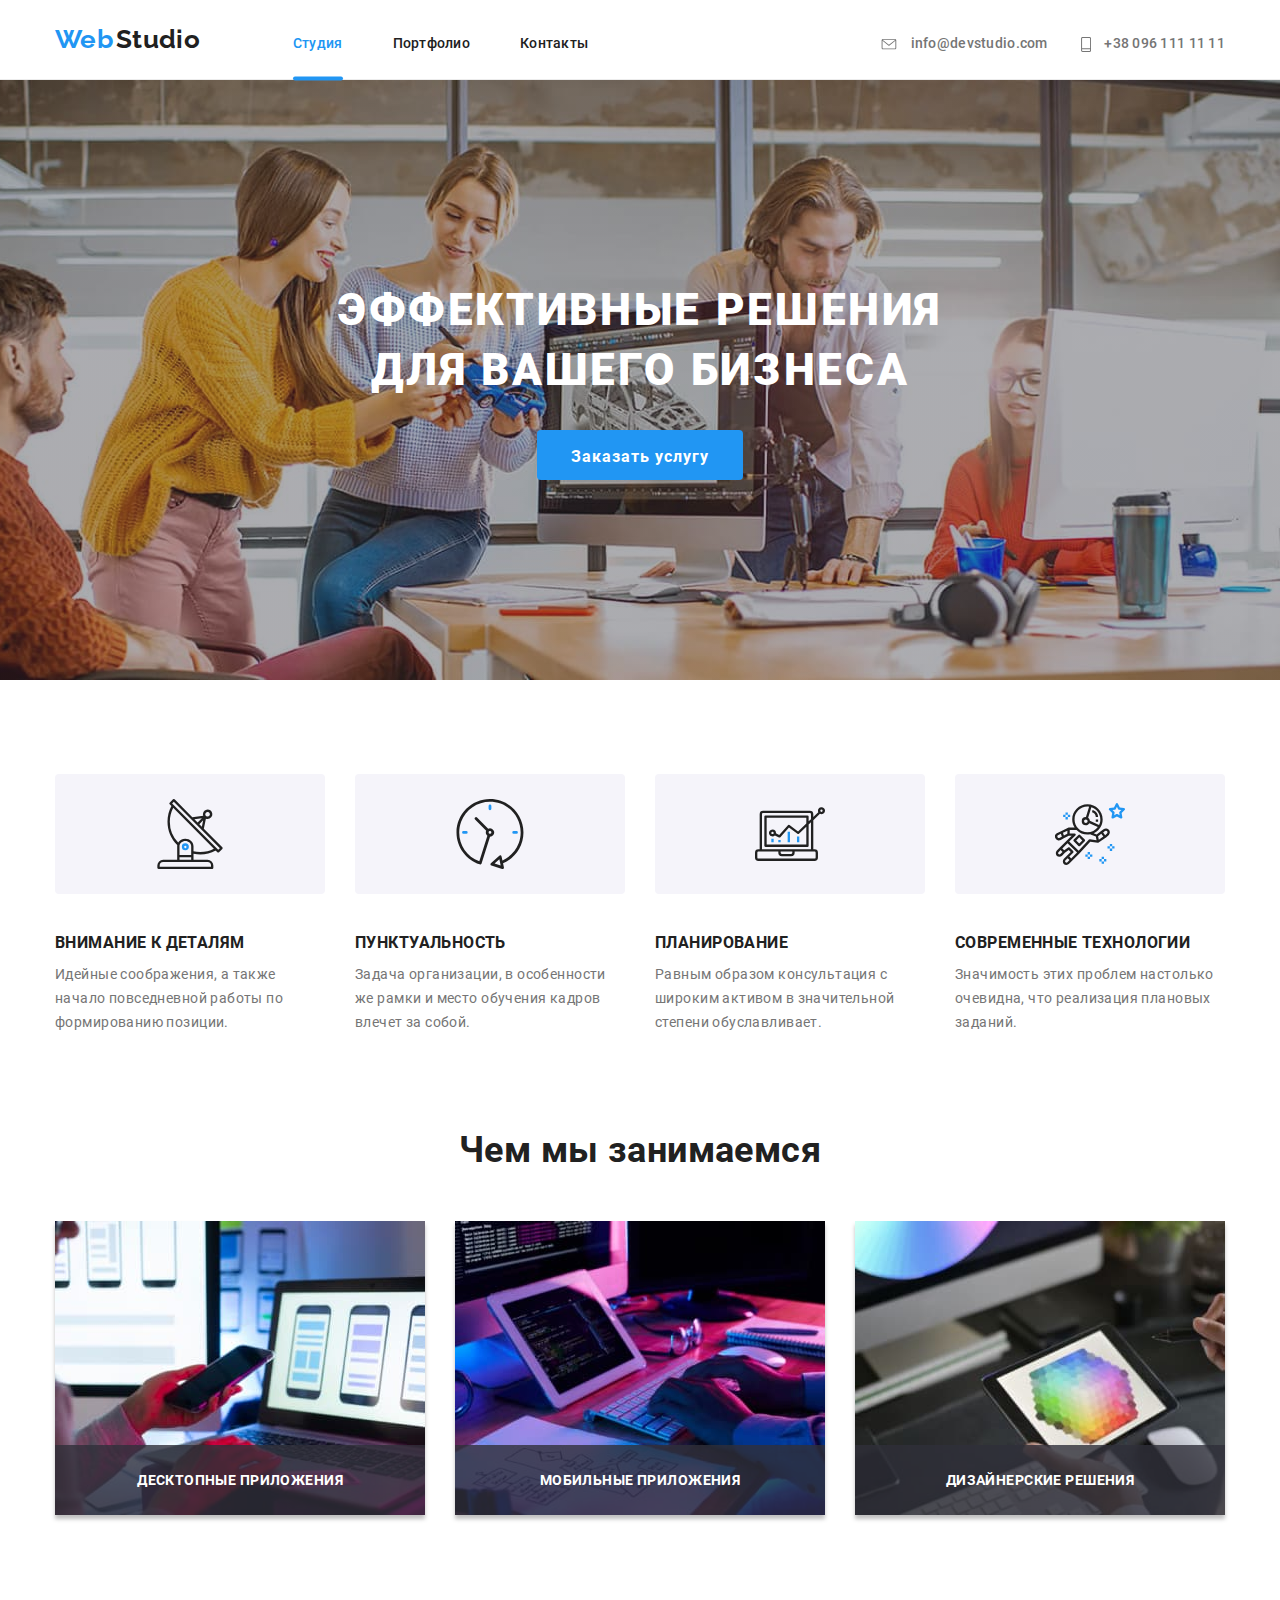
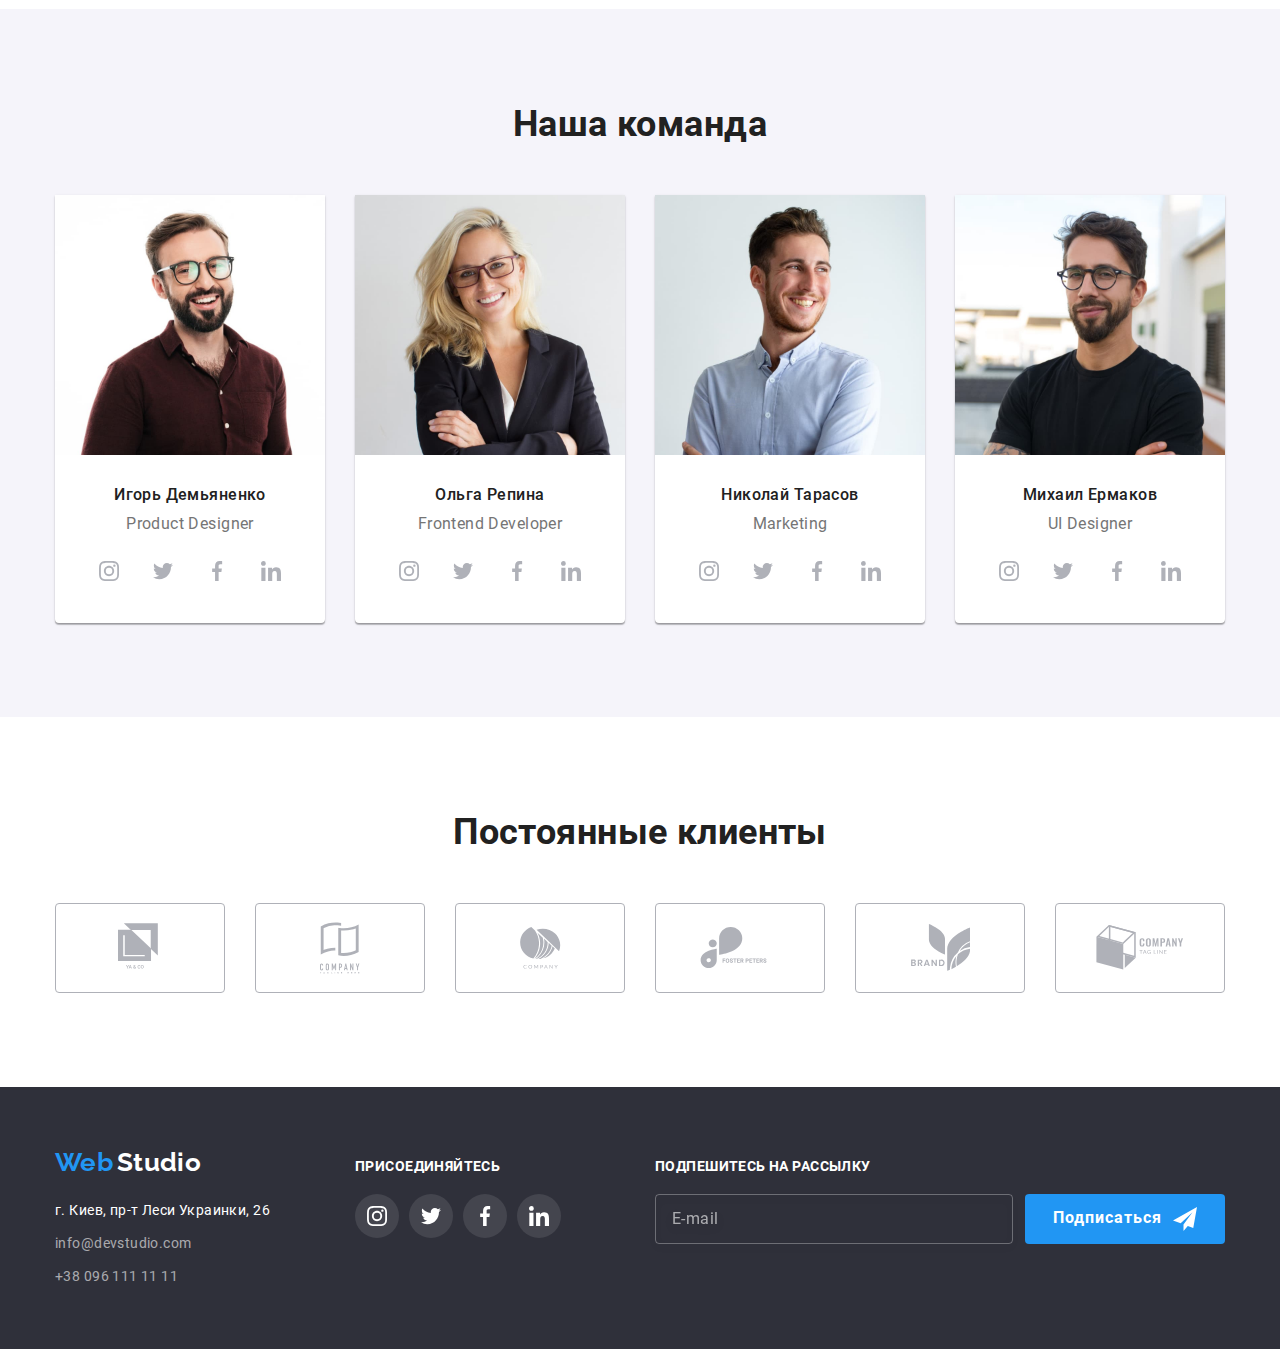
<file: index.html>
<!DOCTYPE html>
<html lang="ru">
<head>
    <meta charset="UTF-8">
    <meta name="viewport" content="width=device-width, initial-scale=1.0">
    <meta http-equiv="X-UA-Compatible" content="IE=edge" />
    <!--<link href="https://fonts.googleapis.com/css2?family=Raleway:wght@700&family=Roboto:wght@400;500;700;900&display=swap" rel="stylesheet">-->
    <link rel="stylesheet" href="https://cdnjs.cloudflare.com/ajax/libs/modern-normalize/0.7.0/modern-normalize.css" integrity="sha512-DtT776ctgL7xOCv2WAw4PGwSn0e34Y9Y4gxsN6WbW3j6/laeMhGgJ06fcvlkQZ4xa9gufTUBC4e694luxFGJbw==" crossorigin="anonymous" />
    <link rel="stylesheet" href="./css/main.min.css" />
    <title>Web Studio</title>
</head>
<body>
    <header class="page-header">
        <div class="container header-box flexbox">
            <nav class="navigation">
                <a lang="en" href="./" class="menu-link logo">
                        <span class="logo-web">Web</span>
                        <span class="logo-studio">Studio</span>
                </a>
                    <ul class="list menu-list">
                        <li class="menu-item"><a href="./index.html" class="menu-link current">Студия</a></li>
                        <li class="menu-item"><a href="./portfolio.html" class="menu-link">Портфолио</a></li>
                        <li class="menu-item"><a href="#"  class="menu-link">Контакты</a></li>
                    </ul>
            </nav>
            <div class="contacts">
                <a href="mailto:info@devstudio.com" class="mail-link">
                    <svg class="contacts-icon" width="16px" height="11px">
                        <use href="./images/icons/sprite.svg#icon-mail"></use>
                    </svg>
                    <span>info@devstudio.com</span>
                </a>                       
                <a href="tel:380961111111" class="phone-link">
                    <svg class="contacts-icon" width="10px" height="15px">
                        <use href="./images/icons/sprite.svg#icon-phone"></use>
                    </svg>
                    <span>+38 096 111 11 11</span>
                </a>
            </div>
        </div> 
    </header>
    
    <main>
        <section class="hero">
        <div class="container">
            <h1 class="page-title">Эффективные решения для вашего бизнеса</h1>
            <div>
                <button class="btn" data-modal-open>Заказать услугу</button>
            </div>
        </div>
        </section>
                
        <section class="features">
            <div class="container">
            <h2 hidden class="section-title">Особенности</h2>
            <ul class="list features-link">
                <li class="features-item">
                    <div class="features-bg">
                        <svg class="features-icon" width="70px" height="70px">
                            <use href="./images/icons/sprite.svg#icon-antenna"></use>
                        </svg>
                    </div>
                    <h3 class="features-title">Внимание к деталям</h3>
                    <p class="features-description">Идейные соображения, а также начало повседневной работы по формированию позиции.</p>                    
                </li>
                <li class="features-item">
                    <div class="features-bg">
                        <svg class="features-icon" width="70px" height="70px">
                            <use href="./images/icons/sprite.svg#icon-clock"></use>
                        </svg>
                    </div>
                    <h3 class="features-title">Пунктуальность</h3>
                    <p class="features-description">Задача организации, в особенности же рамки и место обучения кадров влечет за собой.</p>
                </li>
                <li class="features-item">
                    <div class="features-bg">
                        <svg class="features-icon" width="70px" height="70px">
                            <use href="./images/icons/sprite.svg#icon-diagram"></use>
                        </svg>
                    </div>
                    <h3 class="features-title">Планирование</h3>
                    <p class="features-description">Равным образом консультация с широким активом в значительной степени обуславливает.</p>
                </li>
                <li class="features-item">
                    <div class="features-bg">
                        <svg class="features-icon" width="70px" height="70px">
                            <use href="./images/icons/sprite.svg#icon-astronaut"></use>
                        </svg>
                    </div>
                    <h3 class="features-title">Современные технологии</h3>
                    <p class="features-description">Значимость этих проблем настолько очевидна, что реализация плановых заданий.</p>
                </li>
            </ul>
            </div>
        </section>
        
        <section class="section work">
            <div class="container">
            <h2 class="section-title">Чем мы занимаемся</h2>
            <ul class="list work-link flexbox">
                <li class="work-item">
                    <img src="./images/dekstop.jpg" width="370" height="294" alt="Десктоп" class="work-img">
                    <p class="work-title">Десктопные приложения</p>
                </li>
                <li class="work-item">
                    <img src="./images/mobile.jpg" width="370" height="294" alt="Телефон" class="work-img">
                    <p class="work-title">Мобильные приложения</p>
                </li>
                <li class="work-item">
                    <img src="./images/design.jpg" width="370" height="294" alt="Дизайн" class="work-img">
                    <p class="work-title">Дизайнерские решения</p>
                </li>
            </ul>
            </div>
        </section>

        <section class="section our-team">
            <div class="container">
            <h2 class="section-title">Наша команда</h2>
            <ul class="list team-link flexbox">
                <li class="team-item">
                    <img class="team-img" src="./images/igor.jpg" width="270" height="260" alt="Николай Кучеренко">
                    <h3 class="team-title">Игорь Демьяненко</h3>
                    <p class="team-profession">Product Designer</p>
                    <ul class="list social-link flexbox">
                        <li class="social-item">
                            <a class="social" href="https://instagram.com" aria-label="Instagram" target="_blank" rel="noopener noreferrer">
                                <svg class="social-icon" width="20px" height="20px">
                                    <use href="./images/icons/sprite.svg#icon-instagram"></use>
                                </svg>
                            </a>
                        </li>
                        <li class="social-item">
                            <a class="social" href="https://twitter.com" aria-label="Twitter" target="_blank" rel="noopener noreferrer">
                                <svg class="social-icon" width="20px" height="20px">
                                    <use href="./images/icons/sprite.svg#icon-twitter"></use>
                                </svg>
                            </a>
                        </li>
                        <li class="social-item">
                            <a class="social" href="https://facebook.com" aria-label="Facebook" target="_blank" rel="noopener noreferrer">
                                <svg class="social-icon" width="20px" height="20px">
                                    <use href="./images/icons/sprite.svg#icon-facebook"></use>
                                </svg>
                            </a>
                        </li>
                        <li class="social-item">
                            <a class="social" href="https://linkedin.com" aria-label="Linkedin" target="_blank" rel="noopener noreferrer">
                                <svg class="social-icon" width="20px" height="20px">
                                    <use href="./images/icons/sprite.svg#icon-linkedin"></use>
                                  </svg>
                            </a>
                        </li>
                    </ul> 
                </li>
                <li class="team-item">
                    <img class="team-img" src="./images/olga.jpg" width="270" height="260" alt="Ольга Иванова">
                    <h3 class="team-title">Ольга Репина</h3>
                    <p class="team-profession">Frontend Developer</p>
                    <ul class="list social-link flexbox">
                        <li class="social-item">
                            <a class="social" href="https://instagram.com" aria-label="Instagram" target="_blank" rel="noopener noreferrer">
                                <svg class="social-icon" width="20px" height="20px">
                                    <use href="./images/icons/sprite.svg#icon-instagram"></use>
                                </svg>
                            </a>
                        </li>
                        <li class="social-item">
                            <a class="social" href="https://twitter.com" aria-label="Twitter" target="_blank" rel="noopener noreferrer">
                                <svg class="social-icon" width="20px" height="20px">
                                    <use href="./images/icons/sprite.svg#icon-twitter"></use>
                                </svg>
                            </a>
                        </li>
                        <li class="social-item">
                            <a class="social" href="https://facebook.com" aria-label="Facebook" target="_blank" rel="noopener noreferrer">
                                <svg class="social-icon" width="20px" height="20px">
                                    <use href="./images/icons/sprite.svg#icon-facebook"></use>
                                </svg>
                            </a>
                        </li>
                        <li class="social-item">
                            <a class="social" href="https://linkedin.com" aria-label="Linkedin" target="_blank" rel="noopener noreferrer">
                                <svg class="social-icon" width="20px" height="20px">
                                    <use href="./images/icons/sprite.svg#icon-linkedin"></use>
                                  </svg>
                            </a>
                        </li>
                    </ul>                                       
                </li>
                <li class="team-item">
                    <img class="team-img" src="./images/mykola.jpg" width="270" height="260" alt="Андрей Шевченко">
                    <h3 class="team-title">Николай Тарасов</h3>
                    <p class="team-profession">Marketing</p>
                    <ul class="list social-link flexbox">
                        <li class="social-item">
                            <a class="social" href="https://instagram.com" aria-label="Instagram" target="_blank" rel="noopener noreferrer">
                                <svg class="social-icon" width="20px" height="20px">
                                    <use href="./images/icons/sprite.svg#icon-instagram"></use>
                                </svg>
                            </a>
                        </li>
                        <li class="social-item">
                            <a class="social" href="https://twitter.com" aria-label="Twitter" target="_blank" rel="noopener noreferrer">
                                <svg class="social-icon" width="20px" height="20px">
                                    <use href="./images/icons/sprite.svg#icon-twitter"></use>
                                </svg>
                            </a>
                        </li>
                        <li class="social-item">
                            <a class="social" href="https://facebook.com" aria-label="Facebook" target="_blank" rel="noopener noreferrer">
                                <svg class="social-icon" width="20px" height="20px">
                                    <use href="./images/icons/sprite.svg#icon-facebook"></use>
                                </svg>
                            </a>
                        </li>
                        <li class="social-item">
                            <a class="social" href="https://linkedin.com" aria-label="Linkedin" target="_blank" rel="noopener noreferrer">
                                <svg class="social-icon" width="20px" height="20px">
                                    <use href="./images/icons/sprite.svg#icon-linkedin"></use>
                                  </svg>
                            </a>
                        </li>
                    </ul> 
                </li>
                <li class="team-item">
                    <img class="team-img" src="./images/myhailo.jpg" width="270" height="260" alt="Иван Николаев">
                    <h3 class="team-title">Михаил Ермаков</h3>
                    <p class="team-profession">UI Designer</p>
                    <ul class="list social-link flexbox">
                        <li class="social-item">
                            <a class="social" href="https://instagram.com" aria-label="Instagram" target="_blank" rel="noopener noreferrer">
                                <svg class="social-icon" width="20px" height="20px">
                                    <use href="./images/icons/sprite.svg#icon-instagram"></use>
                                </svg>
                            </a>
                        </li>
                        <li class="social-item">
                            <a class="social" href="https://twitter.com" aria-label="Twitter" target="_blank" rel="noopener noreferrer">
                                <svg class="social-icon" width="20px" height="20px">
                                    <use href="./images/icons/sprite.svg#icon-twitter"></use>
                                </svg>
                            </a>
                        </li>
                        <li class="social-item">
                            <a class="social" href="https://facebook.com" aria-label="Facebook" target="_blank" rel="noopener noreferrer">
                                <svg class="social-icon" width="20px" height="20px">
                                    <use href="./images/icons/sprite.svg#icon-facebook"></use>
                                </svg>
                            </a>
                        </li>
                        <li class="social-item">
                            <a class="social" href="https://linkedin.com" aria-label="Linkedin" target="_blank" rel="noopener noreferrer">
                                <svg class="social-icon" width="20px" height="20px">
                                    <use href="./images/icons/sprite.svg#icon-linkedin"></use>
                                  </svg>
                            </a>
                        </li>
                    </ul> 
                </li>
            </ul>
            </div>
        </section>

        <section class="section">
            <div class="container">
            <h2 class="section-title">Постоянные клиенты</h2>
            <ul class="list clients-link">
                <li class="clients-item">
                    <a class="clients" href="#">
                        <svg class="clients-icon" width="44" height="49">
                            <use href="./images/icons/sprite.svg#icon-logo1"></use>
                        </svg>
                    </a>
                </li>
                <li class="clients-item">
                    <a class="clients" href="#">
                        <svg class="clients-icon" width="40" height="52">
                            <use href="./images/icons/sprite.svg#icon-logo2"></use>
                        </svg>
                    </a>
                </li>
                <li class="clients-item">
                    <a class="clients" href="#">
                        <svg class="clients-icon" width="41" height="42">
                            <use href="./images/icons/sprite.svg#icon-logo3"></use>
                        </svg>
                    </a>
                </li>
                <li class="clients-item">
                    <a class="clients" href="#">
                        <svg class="clients-icon" width="80" height="42">
                            <use href="./images/icons/sprite.svg#icon-logo4"></use>
                        </svg>
                    </a>
                </li>
                <li class="clients-item">
                    <a class="clients" href="#">
                        <svg class="clients-icon" width="59" height="47">
                            <use href="./images/icons/sprite.svg#icon-logo5"></use>
                        </svg>
                    </a>
                </li>
                <li class="clients-item">
                    <a class="clients" href="#">
                        <svg class="clients-icon" width="88" height="45">
                            <use href="./images/icons/sprite.svg#icon-logo6"></use>
                        </svg>
                    </a>
                </li>
            </ul>
            </div>
        </section>

    </main>
    
    <footer>
        <section class="section footer">
            <div class="container footer-box flexbox">
                <div class="footer-box-item footer-flexbox">
                    <div class="footer-box-list">
                        <address class="address">
                            <ul class="list">
                                <li class="logo-footer">
                                    <span class="logo-web">Web</span>
                                    <span class="logo-white">Studio</span>
                                </li>
                                <li class="addr-footer">
                                    <span class="addr">г. Киев, пр-т Леси Украинки, 26</span>
                                </li>
                                <li class="addr-footer">
                                    <a href="mailto:info@devstudio.com" class="contacts-footer">info@devstudio.com</a>
                                </li>
                                <li class="addr-footer">
                                    <a href="tel:380961111111" class="contacts-footer">+38 096 111 11 11</a>
                                </li>
                                </ul>
                        </address>
                    </div>
                    <div class="footer-box-list">
                        <h2 class="footer-title">Присоединяйтесь</h2>
                        <ul class="list social-footer">
                            <li class="social-footer-link">
                                <a class="social-footer-item" href="https://instagram.com" aria-label="Instagram" target="_blank" rel="noopener noreferrer">
                                    <svg class="footer-icon" width="20px" height="20px">
                                        <use href="./images/icons/sprite.svg#icon-instagram"></use>
                                    </svg>
                                </a>
                            </li>
                            <li class="social-footer-link">
                                <a class="social-footer-item" href="https://twitter.com" aria-label="Twitter" target="_blank" rel="noopener noreferrer">
                                    <svg class="footer-icon" width="20px" height="20px">
                                        <use href="./images/icons/sprite.svg#icon-twitter"></use>
                                    </svg>
                                </a>
                            </li>
                            <li class="social-footer-link">
                                <a class="social-footer-item" href="https://facebook.com" aria-label="Facebook" target="_blank" rel="noopener noreferrer">
                                    <svg class="footer-icon" width="20px" height="20px">
                                        <use href="./images/icons/sprite.svg#icon-facebook"></use>
                                    </svg>
                                </a>
                            </li>
                            <li class="social-footer-link">
                                <a class="social-footer-item" href="https://linkedin.com" aria-label="Linkedin" target="_blank" rel="noopener noreferrer">
                                    <svg class="footer-icon" width="20px" height="20px">
                                        <use href="./images/icons/sprite.svg#icon-linkedin"></use>
                                    </svg>
                                </a>
                            </li>
                        </ul>
                    </div>
                </div>
                        
                <div class="footer-box-item">
                    <h2 class="footer-title">Подпешитесь на рассылку</h2>
                    <div class="footer-form-box">
                        <form class="footer-form">
                            <input class="subscription-field" id="subscription-mail" type="email" placeholder="E-mail">
                        </form>
                        <div class="btn-box">
                            <button class="btn-subscription" type="submit">
                                <span class="btn-text">Подписаться</span>
                            </button>
                            <svg class="icon-send" width="24"  height="24">
                                <use href="./images/icons/sprite.svg#icon-send"></use>
                            </svg>
                        </div>  
                    </div>
                </div>
            </div>
        </section>
    </footer>
    <div class="backdrop is-hidden" data-modal>
        <div class="modal">
            <button data-modal-close class="btn-close">
                <svg class="icon-close" width="11"  height="11">
                    <use href="./images/icons/sprite.svg#icon-close"></use>
                </svg>   
            </button>
            <div class="form-box">
                <h2 class="title-modal">Оставьте свои данные, мы вам перезвоним</h2>
                <form class="form" autocomplete="off">
                    <div class="form-field">
                        <label for="name" class="form-label">Имя</label>
                        <div class="form-input-box">
                            <input type="text" class="form-input" id="name" name="name">
                            <svg class="icon-form" width="18"  height="18">
                                <use href="./images/icons/sprite.svg#icon-name"></use>
                            </svg>
                        </div>
                    </div>
                    <div class="form-field">
                        <label for="phone" class="form-label">Телефон</label>
                            <div class="form-input-box">
                                <input type="tel" class="form-input" id="phone" name="phone">
                                <svg class="icon-form" width="18"  height="18">
                                    <use href="./images/icons/sprite.svg#icon-tel"></use>
                                </svg>
                            </div>
                    </div>
                    <div class="form-field">
                        <label for="mail" class="form-label">Почта</label>  
                            <div class="form-input-box">
                                <input type="email" class="form-input" id="mail" name="mail">
                                <svg class="icon-form" width="18"  height="18">
                                    <use href="./images/icons/sprite.svg#icon-email"></use>
                                </svg>
                            </div>
                    </div>
                    <div class="form-field">
                        <label for="comments" class="form-label">Комментарий</label>
                        <textarea name="comments" id="comments" cols="" rows="10" class="form-textarea" placeholder="Введите текст"></textarea>
                    </div>
                        <label class="contract-label">
                            <input type="checkbox" class="form-checkbox" name="contract">
                            <span class="icon-check"></span>
                            Соглашаюсь с рассылкой и принимаю
                            <a class="contract-accent" href="#">Условия договора</a>
                        </label>
                </form>
                <div class="btn-position">
                    <button class="btn-submit" type="submit">Отправить</button>
                </div>
            </div>
        </div>    
    </div>
    <script src="./js/modal.js"></script>
</body>
</html>
</file>
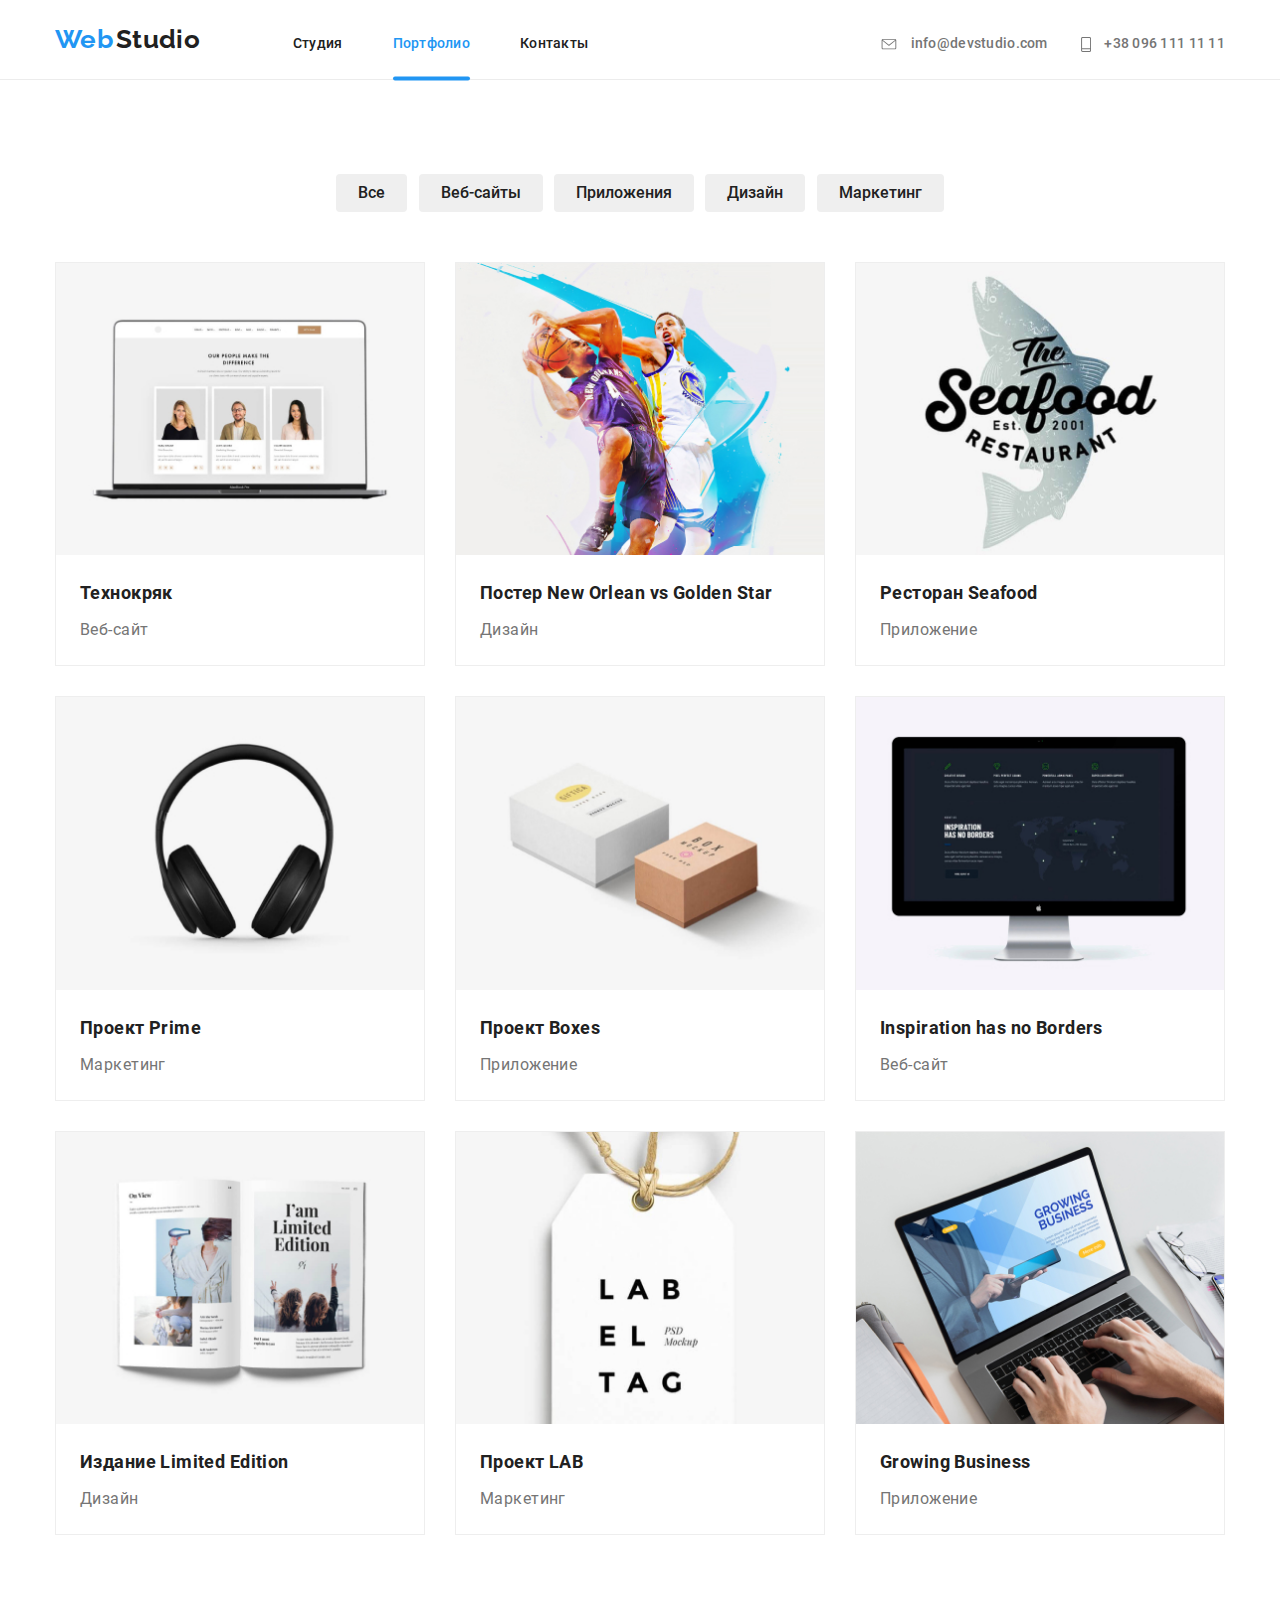
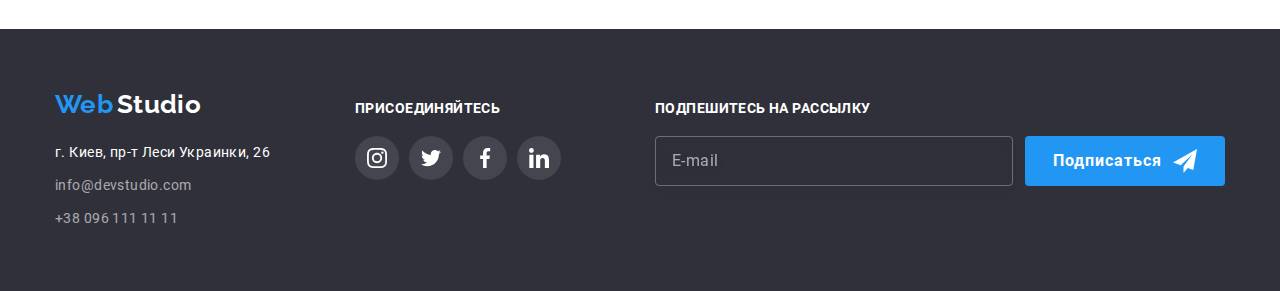
<file: portfolio.html>
<!DOCTYPE html>
<html lang="ru">
<head>
    <meta charset="UTF-8">
    <meta name="viewport" content="width=device-width, initial-scale=1.0">
    <meta http-equiv="X-UA-Compatible" content="IE=edge"/>
    <!--<link href="https://fonts.googleapis.com/css2?family=Raleway:wght@700&family=Roboto:wght@400;500;700;900&display=swap" rel="stylesheet">-->
    <link rel="stylesheet" href="https://cdnjs.cloudflare.com/ajax/libs/modern-normalize/0.7.0/modern-normalize.css" integrity="sha512-DtT776ctgL7xOCv2WAw4PGwSn0e34Y9Y4gxsN6WbW3j6/laeMhGgJ06fcvlkQZ4xa9gufTUBC4e694luxFGJbw==" crossorigin="anonymous" />
    <link rel="stylesheet" href="./css/portfolio.min.css" />
    <title>Портфолио</title>
</head>
<body>

    <header class="page-header">
        <div class="container header-box flexbox">
            <nav class="navigation">
                <a lang="en" href="./" class="menu-link">
                    <span class="logo-web">Web</span>
                    <span class="logo-studio">Studio</span>
                </a>
                    <ul class="list menu-list">
                        <li class="menu-item"><a href="./index.html" class="menu-link">Студия</a></li>
                        <li class="menu-item"><a href="./portfolio.html" class="menu-link current">Портфолио</a></li>
                        <li class="menu-item"><a href="#" class="menu-link">Контакты</a></li>
                    </ul>
            </nav>  
            <div class="contacts">
                <a href="mailto:info@devstudio.com" class="mail-link">
                    <svg class="contacts-icon" width="16px" height="11px">
                        <use href="./images/icons/sprite.svg#icon-mail"></use>
                    </svg>
                    <span>info@devstudio.com</span>
                </a>                       
                <a href="tel:380961111111" class="phone-link">
                    <svg class="contacts-icon" width="10px" height="15px">
                        <use href="./images/icons/sprite.svg#icon-phone"></use>
                    </svg>
                    <span>+38 096 111 11 11</span>
                </a>
            </div>
        </div> 
    </header>
    
    <main>
        <section class="section">
            <h1 hidden>Портфолио</h1>
            <div class="container btn-portfolio">
                <button type="button" class="project-btn">Все</button>
                <button type="button" class="project-btn">Веб-сайты</button>
                <button type="button" class="project-btn">Приложения</button>
                <button type="button" class="project-btn">Дизайн</button>
                <button type="button" class="project-btn">Маркетинг</button>
            </div>
            <div class="container">
                <ul class="list project-portfolio flexbox">
                    <li class="project-item">
                        <a href="#" class="project-link">
                            <div class="project-box">
                                <img class="portfolio-img" src="./images/portfolio/technocrack.jpg" width="370" height="294" alt="Технокряк">
                                <p class="project-description">Технокряк это современная площадка распространения коронавируса. Компании используют эту платформу для цифрового шпионажа и атак на защищённые сервера конкурентов.</p>
                            </div>
                            <h2 class="project-title">Технокряк</h2>
                            <p class="project">Веб-сайт</p>
                        </a>
                    </li>
                    <li class="project-item">
                        <a href="#" class="project-link">
                            <div class="project-box">
                                <img class="portfolio-img" src="./images/portfolio/poster.jpg" width="370" height="294" alt="Постер New Orlean vs Golden Star">
                                <p class="project-description">Технокряк это современная площадка распространения коронавируса. Компании используют эту платформу для цифрового шпионажа и атак на защищённые сервера конкурентов.</p>
                            </div>
                            <h2 class="project-title">Постер New Orlean vs Golden Star</h2>
                            <p class="project">Дизайн</p>
                        </a>
                    </li>
                    <li class="project-item">
                        <a href="#" class="project-link">
                            <div class="project-box">
                                <img class="portfolio-img" src="./images/portfolio/seafood.jpg" width="370" height="294" alt="Ресторан Seafood">
                                <p class="project-description">Технокряк это современная площадка распространения коронавируса. Компании используют эту платформу для цифрового шпионажа и атак на защищённые сервера конкурентов.</p>
                            </div>
                            <h2 class="project-title">Ресторан Seafood</h2>
                            <p class="project">Приложение</p>
                        </a>
                    </li>
                    <li class="project-item">
                        <a href="#" class="project-link">
                            <div class="project-box">
                                <img class="portfolio-img" src="./images/portfolio/prime.jpg" width="370" height="294" alt="Проект Prime">
                                <p class="project-description">Технокряк это современная площадка распространения коронавируса. Компании используют эту платформу для цифрового шпионажа и атак на защищённые сервера конкурентов.</p>
                            </div>
                            <h2 class="project-title">Проект Prime</h2>
                            <p class="project">Маркетинг</p>
                        </a>
                    </li>
                    <li class="project-item">
                        <a href="#" class="project-link">
                            <div class="project-box">
                                <img class="portfolio-img" src="./images/portfolio/boxes.jpg" width="370" height="294" alt="Проект Boxes">
                                <p class="project-description">Технокряк это современная площадка распространения коронавируса. Компании используют эту платформу для цифрового шпионажа и атак на защищённые сервера конкурентов.</p>
                            </div>
                            <h2 class="project-title">Проект Boxes</h2>
                            <p class="project">Приложение</p>
                        </a>
                    </li>
                    <li class="project-item">
                        <a href="#" class="project-link">
                            <div class="project-box">
                                <img class="portfolio-img" src="./images/portfolio/inspiration.jpg" width="370" height="294" alt="Inspiration has no Borders">
                                <p class="project-description">Технокряк это современная площадка распространения коронавируса. Компании используют эту платформу для цифрового шпионажа и атак на защищённые сервера конкурентов.</p>
                            </div>
                            <h2 class="project-title">Inspiration has no Borders</h2>
                            <p class="project">Веб-сайт</p>
                        </a>
                    </li>
                    <li class="project-item">
                        <a href="#" class="project-link">
                            <div class="project-box">
                                <img class="portfolio-img" src="./images/portfolio/edition.jpg" width="370" height="294" alt="Издание Limited Edition">
                                <p class="project-description">Технокряк это современная площадка распространения коронавируса. Компании используют эту платформу для цифрового шпионажа и атак на защищённые сервера конкурентов.</p>    
                            </div>
                            <h2 class="project-title">Издание Limited Edition</h2>
                            <p class="project">Дизайн</p>                     
                        </a>
                    </li>
                    <li class="project-item">
                        <a href="#" class="project-link">
                            <div class="project-box">
                                <img class="portfolio-img" src="./images/portfolio/lab.jpg" width="370" height="294" alt="Проект LAB">
                                <p class="project-description">Технокряк это современная площадка распространения коронавируса. Компании используют эту платформу для цифрового шпионажа и атак на защищённые сервера конкурентов.</p>
                            </div>
                            <h2 class="project-title">Проект LAB</h2>
                            <p class="project">Маркетинг</p>                       
                        </a>
                    </li>
                    <li class="project-item">
                        <a href="#" class="project-link">
                            <div class="project-box">
                                <img class="portfolio-img" src="./images/portfolio/growing.jpg" width="370" height="294" alt="Growing Business">
                                <p class="project-description">Технокряк это современная площадка распространения коронавируса. Компании используют эту платформу для цифрового шпионажа и атак на защищённые сервера конкурентов.</p>
                            </div>
                            <h2 class="project-title">Growing Business</h2>
                            <p class="project">Приложение</p>
                        </a>
                    </li>
                </ul>
            </div>
        </section>
    </main>

    <footer>
        <section class="section footer">
            <div class="container footer-box flexbox">
                <div class="footer-box-item footer-flexbox">
                    <div class="footer-box-list">
                        <address class="address">
                            <ul class="list">
                                <li class="logo-footer">
                                    <span class="logo-web">Web</span>
                                    <span class="logo-white">Studio</span>
                                </li>
                                <li class="addr-footer">
                                    <span class="addr">г. Киев, пр-т Леси Украинки, 26</span>
                                </li>
                                <li class="addr-footer">
                                    <a href="mailto:info@devstudio.com" class="contacts-footer">info@devstudio.com</a>
                                </li>
                                <li class="addr-footer">
                                    <a href="tel:380961111111" class="contacts-footer">+38 096 111 11 11</a>
                                </li>
                                </ul>
                        </address>
                    </div>
                    <div class="footer-box-list">
                        <h2 class="footer-title">Присоединяйтесь</h2>
                        <ul class="list social-footer">
                            <li class="social-footer-link">
                                <a class="social-footer-item" href="https://instagram.com" aria-label="Instagram" target="_blank" rel="noopener noreferrer">
                                    <svg class="footer-icon" width="20px" height="20px">
                                        <use href="./images/icons/sprite.svg#icon-instagram"></use>
                                    </svg>
                                </a>
                            </li>
                            <li class="social-footer-link">
                                <a class="social-footer-item" href="https://twitter.com" aria-label="Twitter" target="_blank" rel="noopener noreferrer">
                                    <svg class="footer-icon" width="20px" height="20px">
                                        <use href="./images/icons/sprite.svg#icon-twitter"></use>
                                    </svg>
                                </a>
                            </li>
                            <li class="social-footer-link">
                                <a class="social-footer-item" href="https://facebook.com" aria-label="Facebook" target="_blank" rel="noopener noreferrer">
                                    <svg class="footer-icon" width="20px" height="20px">
                                        <use href="./images/icons/sprite.svg#icon-facebook"></use>
                                    </svg>
                                </a>
                            </li>
                            <li class="social-footer-link">
                                <a class="social-footer-item" href="https://linkedin.com" aria-label="Linkedin" target="_blank" rel="noopener noreferrer">
                                    <svg class="footer-icon" width="20px" height="20px">
                                        <use href="./images/icons/sprite.svg#icon-linkedin"></use>
                                    </svg>
                                </a>
                            </li>
                        </ul>
                    </div>
                </div>
                        
                <div class="footer-box-item">
                    <h2 class="footer-title">Подпешитесь на рассылку</h2>
                    <div class="footer-form-box">
                        <form class="footer-form">
                            <input class="subscription-field" id="subscription-mail" type="email" placeholder="E-mail">
                        </form>
                        <div class="btn-box">
                            <button class="btn-subscription" type="submit">
                                <span class="btn-text">Подписаться</span>
                            </button>
                            <svg class="icon-send" width="24"  height="24">
                                <use href="./images/icons/sprite.svg#icon-send"></use>
                            </svg>
                        </div>  
                    </div>
                </div>
            </div>
        </section>
    </footer>
    
</body>
</html>
</file>
<file: css/main.min.css>
/*! modern-normalize v0.7.0 | MIT License | https://github.com/sindresorhus/modern-normalize */*,*::before,*::after{-webkit-box-sizing:border-box;box-sizing:border-box}:root{-moz-tab-size:4;-o-tab-size:4;tab-size:4}html{line-height:1.15;-webkit-text-size-adjust:100%}body{margin:0}body{font-family:system-ui,-apple-system,"Segoe UI",Roboto,Helvetica,Arial,sans-serif,"Apple Color Emoji","Segoe UI Emoji"}hr{height:0}abbr[title]{-webkit-text-decoration:underline dotted;text-decoration:underline dotted}b,strong{font-weight:bolder}code,kbd,samp,pre{font-family:ui-monospace, SFMono-Regular, Consolas, 'Liberation Mono', Menlo, monospace;font-size:1em}small{font-size:80%}sub,sup{font-size:75%;line-height:0;position:relative;vertical-align:baseline}sub{bottom:-0.25em}sup{top:-0.5em}button,input,optgroup,select,textarea{font-family:inherit;font-size:100%;line-height:1.15;margin:0}button,select{text-transform:none}button,[type='button'],[type='reset'],[type='submit']{-webkit-appearance:button}button::-moz-focus-inner,[type='button']::-moz-focus-inner,[type='reset']::-moz-focus-inner,[type='submit']::-moz-focus-inner{border-style:none;padding:0}button:-moz-focusring,[type='button']:-moz-focusring,[type='reset']:-moz-focusring,[type='submit']:-moz-focusring{outline:1px dotted ButtonText}legend{padding:0}progress{vertical-align:baseline}[type='number']::-webkit-inner-spin-button,[type='number']::-webkit-outer-spin-button{height:auto}[type='search']{-webkit-appearance:textfield;outline-offset:-2px}[type='search']::-webkit-search-decoration{-webkit-appearance:none}::-webkit-file-upload-button{-webkit-appearance:button;font:inherit}summary{display:list-item}@font-face{font-family:"Raleway";src:url("../fonts/Raleway-Bold.woff2") format("woff2"),url("../fonts/Raleway-Bold.woff") format("woff");font-weight:700;font-style:normal}@font-face{font-family:"Roboto";src:url("../fonts/Roboto-Regular.woff2") format("woff2"),url("../fonts/Roboto-Regular.woff") format("woff");font-weight:400;font-style:normal}@font-face{font-family:"Roboto";src:url("../fonts/Roboto-Medium.woff2") format("woff2"),url("../fonts/Roboto-Medium.woff") format("woff");font-weight:500;font-style:normal}@font-face{font-family:"Roboto";src:url("../fonts/Roboto-Bold.woff2") format("woff2"),url("../fonts/Roboto-Bold.woff") format("woff");font-weight:700;font-style:normal}@font-face{font-family:"Roboto";src:url("../fonts/Roboto-Black.woff2") format("woff2"),url("../fonts/Roboto-Black.woff") format("woff");font-weight:900;font-style:normal}.visually-hidden{position:absolute !important;clip:rect(1px 1px 1px 1px);clip:rect(1px, 1px, 1px, 1px);padding:0 !important;border:0 !important;height:1px !important;width:1px !important;overflow:hidden}body{font-family:Roboto, sans-serif;background-color:#fff;color:#212121;font-size:14px;line-height:1.714;letter-spacing:0.03em}img{display:block;max-width:100%;height:auto}.container{width:1200px;margin-left:auto;margin-right:auto;padding-left:15px;padding-right:15px}.flexbox{display:-webkit-box;display:-ms-flexbox;display:flex;-webkit-box-pack:end;-ms-flex-pack:end;justify-content:flex-end;-webkit-box-align:baseline;-ms-flex-align:baseline;align-items:baseline}.section{padding-top:94px;padding-bottom:94px}.list{list-style:none;margin:0;padding:0}.section-title{font-weight:700;font-size:36px;line-height:1.167;margin:0 0 50px;text-align:center}.logo-web,.logo-studio,.logo-white{color:#2196F3;font-family:Raleway, sans-serif;font-weight:700;font-size:26px;line-height:1.19}.logo-studio{color:#212121}.logo-footer{margin:0;margin-bottom:20px}.logo-white{color:#fff;padding:0}.menu-link.current{color:#2196F3}.navigation{display:-webkit-box;display:-ms-flexbox;display:flex;-webkit-box-align:baseline;-ms-flex-align:baseline;align-items:baseline;margin-right:auto}.current::after{display:block;content:"";position:absolute;left:0;-webkit-transform:translateY(20.5px);transform:translateY(20.5px);width:100%;height:4px;background-color:#2196F3;border-radius:2px}.menu-list{display:-webkit-box;display:-ms-flexbox;display:flex;margin-left:93px}.menu-item{display:block;position:relative}.menu-item:not(:last-child){margin-right:50px}.contacts{vertical-align:middle;text-align:center}.contacts-icon{margin-right:10px;fill:#757575;vertical-align:middle;-webkit-transition:fill 250ms cubic-bezier(0.4, 0, 0.2, 1);transition:fill 250ms cubic-bezier(0.4, 0, 0.2, 1)}.mail-link,.phone-link{font-weight:500;font-size:14px;line-height:1.143;letter-spacing:0.02em;text-decoration:none;color:#212121;margin:0;color:#757575;-webkit-transition:color 250ms cubic-bezier(0.4, 0, 0.2, 1);transition:color 250ms cubic-bezier(0.4, 0, 0.2, 1)}.mail-link:hover,.mail-link:focus,.phone-link:hover,.phone-link:focus{color:#2196F3}.mail-link:hover .contacts-icon,.mail-link:focus .contacts-icon,.phone-link:hover .contacts-icon,.phone-link:focus .contacts-icon{fill:#2196F3}.menu-link{font-weight:500;font-size:14px;line-height:1.143;letter-spacing:0.02em;text-decoration:none;color:#212121;margin:0;-webkit-transition:color 250ms cubic-bezier(0.4, 0, 0.2, 1);transition:color 250ms cubic-bezier(0.4, 0, 0.2, 1)}.menu-link:hover,.menu-link:focus{color:#2196F3}.mail-link{margin-right:30px}.btn{min-width:200px;height:50px;border-radius:4px;font-weight:700;font-size:16px;line-height:1.875;letter-spacing:0.06em;color:#fff;background-color:#2196F3;padding:10px 32px;margin:0;border-color:transparent}.btn-subscription{display:-webkit-box;display:-ms-flexbox;display:flex;-webkit-box-align:center;-ms-flex-align:center;align-items:center;background:#2196F3;border-radius:4px;text-align:center;letter-spacing:0.06em;color:#fff;border:transparent;margin-left:12px;font-family:Roboto;font-weight:700;font-size:16px;padding:10px 28px;height:50px;min-width:200px}.btn-text{margin-right:10px}.btn-box{position:relative;margin:0;padding:0}.btn-portfolio{text-align:center;padding-bottom:16px;margin-bottom:34px}.project-btn{font-weight:500;font-size:16px;line-height:1.625;color:#212121;padding:6px 22px;border:none;border-radius:4px;-webkit-transition:color 250ms cubic-bezier(0.4, 0, 0.2, 1),background-color 250ms cubic-bezier(0.4, 0, 0.2, 1),-webkit-box-shadow 250ms cubic-bezier(0.4, 0, 0.2, 1);transition:color 250ms cubic-bezier(0.4, 0, 0.2, 1),background-color 250ms cubic-bezier(0.4, 0, 0.2, 1),-webkit-box-shadow 250ms cubic-bezier(0.4, 0, 0.2, 1);transition:color 250ms cubic-bezier(0.4, 0, 0.2, 1),background-color 250ms cubic-bezier(0.4, 0, 0.2, 1),box-shadow 250ms cubic-bezier(0.4, 0, 0.2, 1);transition:color 250ms cubic-bezier(0.4, 0, 0.2, 1),background-color 250ms cubic-bezier(0.4, 0, 0.2, 1),box-shadow 250ms cubic-bezier(0.4, 0, 0.2, 1),-webkit-box-shadow 250ms cubic-bezier(0.4, 0, 0.2, 1)}.project-btn:not(:last-child){margin-right:8px}.project-btn:hover,.project-btn:focus{color:#fff;background-color:#2196F3;-webkit-box-shadow:0px 4px 4px rgba(0,0,0,0.25);box-shadow:0px 4px 4px rgba(0,0,0,0.25)}.btn-close{position:absolute;display:block;padding:6px;border:1px solid rgba(0,0,0,0.1);top:8px;right:8px;border-radius:50px;background-color:#FFFFFF;width:30px;height:30px;-webkit-transition:fill 250ms cubic-bezier(0.4, 0, 0.2, 1);transition:fill 250ms cubic-bezier(0.4, 0, 0.2, 1);display:-webkit-box;display:-ms-flexbox;display:flex;-webkit-box-align:center;-ms-flex-align:center;align-items:center;-webkit-box-pack:center;-ms-flex-pack:center;justify-content:center}.btn-close:hover,.btn-close:focus{fill:#2196F3}.btn-position{width:100%;display:-webkit-box;display:-ms-flexbox;display:flex;-webkit-box-pack:center;-ms-flex-pack:center;justify-content:center}.btn-submit{display:block;margin-bottom:40px;min-width:200px;height:50px;border:transparent;border-radius:4px;background-color:#2196F3;-webkit-box-align:center;-ms-flex-align:center;align-items:center;text-align:center;letter-spacing:0.06em;font-family:Roboto;font-weight:700;font-size:16px;color:#fff;-webkit-transition:-webkit-box-shadow 250ms cubic-bezier(0.4, 0, 0.2, 1);transition:-webkit-box-shadow 250ms cubic-bezier(0.4, 0, 0.2, 1);transition:box-shadow 250ms cubic-bezier(0.4, 0, 0.2, 1);transition:box-shadow 250ms cubic-bezier(0.4, 0, 0.2, 1), -webkit-box-shadow 250ms cubic-bezier(0.4, 0, 0.2, 1)}.btn-submit:hover,.btn-submit:focus{-webkit-box-shadow:0px 4px 4px rgba(0,0,0,0.15);box-shadow:0px 4px 4px rgba(0,0,0,0.15)}.social-link{display:-webkit-box;display:-ms-flexbox;display:flex;-webkit-box-pack:center;-ms-flex-pack:center;justify-content:center}.social-item{width:calc((100% - 10px * 3) / 4);margin-bottom:30px}.social-item:nth-child(4n){margin-right:0}.social-item:not(:last-child){margin-right:10px}.social-item,.social{height:44px;width:44px;display:-webkit-box;display:-ms-flexbox;display:flex;-webkit-box-align:center;-ms-flex-align:center;align-items:center;-webkit-box-pack:center;-ms-flex-pack:center;justify-content:center}.social{background-color:#fff;border-radius:50px;-webkit-transition:background-color 250ms cubic-bezier(0.4, 0, 0.2, 1);transition:background-color 250ms cubic-bezier(0.4, 0, 0.2, 1)}.social:hover,.social:focus-within{background-color:#2196F3}.social:hover .social-icon,.social:focus-within .social-icon{fill:#fff}.social-icon{display:block;fill:#AFB1B8;-webkit-transition:fill 250ms cubic-bezier(0.4, 0, 0.2, 1);transition:fill 250ms cubic-bezier(0.4, 0, 0.2, 1)}.social-footer-link,.social-footer-item{height:44px;width:44px;border-radius:50px;display:-webkit-box;display:-ms-flexbox;display:flex;-webkit-box-align:center;-ms-flex-align:center;align-items:center;-webkit-box-pack:center;-ms-flex-pack:center;justify-content:center}.social-footer-link:not(:last-child),.social-footer-item:not(:last-child){margin-right:10px}.social-footer-item{background-color:rgba(255,255,255,0.1);-webkit-transition:background-color 250ms cubic-bezier(0.4, 0, 0.2, 1);transition:background-color 250ms cubic-bezier(0.4, 0, 0.2, 1)}.social-footer-item:hover,.social-footer-item:focus-within{background-color:#2196F3}.social-footer{display:-webkit-box;display:-ms-flexbox;display:flex;-webkit-box-pack:start;-ms-flex-pack:start;justify-content:flex-start}.address{font-style:normal}.addr{font-weight:400;color:#fff;margin:0}.contacts-footer{font-weight:400;font-size:14px;text-decoration:none;color:rgba(255,255,255,0.6);-webkit-transition:color 250ms cubic-bezier(0.4, 0, 0.2, 1);transition:color 250ms cubic-bezier(0.4, 0, 0.2, 1)}.contacts-footer:hover,.contacts-footer:focus{color:#2196F3}.addr-footer{display:block;margin:0;padding:0}.addr-footer:not(:last-child){margin-bottom:9px}.backdrop{position:fixed;top:0;left:0;width:100%;height:100%;background-color:rgba(0,0,0,0.2);-webkit-transition:opacity 250ms cubic-bezier(0.4, 0, 0.2, 1);transition:opacity 250ms cubic-bezier(0.4, 0, 0.2, 1)}.backdrop.is-hidden{visibility:hidden;opacity:0;pointer-events:none}.backdrop.is-hidden .modal{-webkit-transform:translate(-50%, -50%) scale(0.8);transform:translate(-50%, -50%) scale(0.8)}.modal{display:-webkit-box;display:-ms-flexbox;display:flex;-webkit-box-pack:end;-ms-flex-pack:end;justify-content:flex-end;position:absolute;top:50%;left:50%;-webkit-transform:translate(-50%, -50%) scale(1);transform:translate(-50%, -50%) scale(1);min-width:528px;min-height:581px;background-color:#fff;border-radius:4px;-webkit-transition:-webkit-transform 250ms cubic-bezier(0.4, 0, 0.2, 1);transition:-webkit-transform 250ms cubic-bezier(0.4, 0, 0.2, 1);transition:transform 250ms cubic-bezier(0.4, 0, 0.2, 1);transition:transform 250ms cubic-bezier(0.4, 0, 0.2, 1), -webkit-transform 250ms cubic-bezier(0.4, 0, 0.2, 1)}.icon-close{display:block}.form-box{display:inline-block;margin-left:28px;margin-right:52px}.title-modal{margin-top:35px;margin-bottom:12px;font-family:Roboto;font-style:normal;font-weight:700;font-size:20px;text-align:center;letter-spacing:0.03em;color:#212121}.form{width:100%;padding:0;margin:0 0 30px}.form-label{font-family:Roboto;font-weight:400;font-size:12px;letter-spacing:0.01em;color:#757575;margin:0}.form-field{margin:0}.form-input{width:100%;border:1px solid rgba(33,33,33,0.2);border-radius:4px;height:40px;margin-bottom:10px;padding-left:42px;font-size:12px;color:#000000;outline-color:#2196F3;-webkit-transition:outline-color 250ms cubic-bezier(0.4, 0, 0.2, 1);transition:outline-color 250ms cubic-bezier(0.4, 0, 0.2, 1)}.form-input:focus{outline-color:#2196F3}.form-input-box{position:relative;margin:0;padding:0}.form-input-box:focus-within{outline-color:#2196F3}.form-input-box:focus-within .icon-form{fill:#2196F3}.form-textarea{resize:none;width:100%;border:1px solid rgba(33,33,33,0.2);border-radius:4px;height:120px;padding:12px 16px;font-size:12px;color:#000000;margin-bottom:10px;outline-color:#2196F3;-webkit-transition:outline-color 250ms cubic-bezier(0.4, 0, 0.2, 1);transition:outline-color 250ms cubic-bezier(0.4, 0, 0.2, 1)}.form-textarea::-webkit-input-placeholder{font-family:Roboto;font-weight:400;font-size:12px;letter-spacing:0.01em;color:rgba(117,117,117,0.5)}.form-textarea:-ms-input-placeholder{font-family:Roboto;font-weight:400;font-size:12px;letter-spacing:0.01em;color:rgba(117,117,117,0.5)}.form-textarea::-ms-input-placeholder{font-family:Roboto;font-weight:400;font-size:12px;letter-spacing:0.01em;color:rgba(117,117,117,0.5)}.form-textarea::placeholder{font-family:Roboto;font-weight:400;font-size:12px;letter-spacing:0.01em;color:rgba(117,117,117,0.5)}.form-textarea:focus-within{outline-color:#2196F3}.icon-form{position:absolute;top:50%;left:12px;-webkit-transform:translateY(-80%);transform:translateY(-80%);-webkit-transition:fill 250ms cubic-bezier(0.4, 0, 0.2, 1);transition:fill 250ms cubic-bezier(0.4, 0, 0.2, 1)}.form-checkbox{position:absolute !important;clip:rect(1px 1px 1px 1px);clip:rect(1px, 1px, 1px, 1px);padding:0 !important;border:0 !important;height:1px !important;width:1px !important;overflow:hidden}.form-checkbox:checked+.icon-check{border-color:transparent;background-color:#2196F3;background-image:url("../images/icons/icon-check.svg");border-color:#2196F3;background-size:contain;background-origin:border-box}.icon-check{display:inline-block;width:15px;height:15px;border:2px solid #212121;border-radius:4px;margin-right:7px;-webkit-transition:background-color 250ms cubic-bezier(0.4, 0, 0.2, 1),border-color 250ms cubic-bezier(0.4, 0, 0.2, 1);transition:background-color 250ms cubic-bezier(0.4, 0, 0.2, 1),border-color 250ms cubic-bezier(0.4, 0, 0.2, 1)}.contract-label{display:-webkit-box;display:-ms-flexbox;display:flex;-webkit-box-align:center;-ms-flex-align:center;align-items:center;margin-left:7px;font-family:Roboto;font-weight:400;font-size:14px;letter-spacing:0.03em;color:#757575}.contract-accent{color:#2196F3}.page-header{border-bottom:1px solid #ECECEC;height:80px;padding:24px 0 24px}.header-box{display:-webkit-box;display:-ms-flexbox;display:flex;-webkit-box-align:baseline;-ms-flex-align:baseline;align-items:baseline}.hero{max-width:1600px;height:600px;margin-left:auto;margin-right:auto;background-image:-webkit-gradient(linear, left top, right top, from(rgba(47,48,58,0.4)), to(rgba(47,48,58,0.4))),url(../images/hero/hero.jpg);background-image:linear-gradient(to right, rgba(47,48,58,0.4), rgba(47,48,58,0.4)),url(../images/hero/hero.jpg);background-repeat:no-repeat;background-position:center;background-size:cover;background-color:rgba(47,48,58,0.4);text-align:center}.page-title{display:inline-block;width:696px;min-height:120;font-weight:900;font-size:44px;line-height:1.364;letter-spacing:0.06em;color:#fff;text-transform:uppercase;margin:200px 0 30px}.features{padding-top:94px}.features-title{font-weight:700;line-height:1.143;text-transform:uppercase;margin:0;padding:10px 0;width:270px}.features-link{display:-webkit-box;display:-ms-flexbox;display:flex;-webkit-box-align:center;-ms-flex-align:center;align-items:center;margin-left:auto}.features-item{width:calc((100% - 30px * 3) / 4);margin-right:30px}.features-item:nth-child(4n){margin-right:0}.features-bg{display:-webkit-box;display:-ms-flexbox;display:flex;-webkit-box-align:center;-ms-flex-align:center;align-items:center;-webkit-box-pack:center;-ms-flex-pack:center;justify-content:center;width:270px;height:120px;background-size:contain;background-repeat:no-repeat;background-position:center;background-color:#F5F4FA;margin-bottom:30px;border-radius:4px}.features-icon{display:block}.features-description{font-weight:400;color:#757575;margin:0}.work-title{font-weight:700;line-height:1.142;color:#fff;text-transform:uppercase;background-color:rgba(47,48,58,0.8);display:inline-block}.work-link .flexbox{display:-webkit-box;display:-ms-flexbox;display:flex;-webkit-box-pack:justify;-ms-flex-pack:justify;justify-content:space-between}.work-item{width:calc((100% - 30px * 2) / 3);margin-right:30px;position:relative}.work-item:nth-child(3n){margin-right:0}.work-item .work-img{display:block;background-color:#C4C4C4;-webkit-box-shadow:0px 4px 4px rgba(0,0,0,0.25);box-shadow:0px 4px 4px rgba(0,0,0,0.25)}.work-title{position:absolute;bottom:0;left:0;width:100%;margin:0;text-align:center;padding:27px 0}.our-team{background-color:#F5F4FA}.team-item{width:calc((100% - 30px * 3) / 4);margin-right:30px;background-color:#fff;-webkit-box-shadow:0px 1px 3px rgba(0,0,0,0.12),0px 1px 1px rgba(0,0,0,0.14),0px 2px 1px rgba(0,0,0,0.2);box-shadow:0px 1px 3px rgba(0,0,0,0.12),0px 1px 1px rgba(0,0,0,0.14),0px 2px 1px rgba(0,0,0,0.2);border-radius:0px 0px 4px 4px}.team-item:nth-child(4n){margin-right:0}.team-title{font-weight:500;font-size:16px;line-height:1.1875;margin:0 0 10px;text-align:center}.team-img{display:block;margin:0 0 30px;width:100%}.team-profession{font-weight:400;font-size:16px;line-height:1.1875;color:#757575;margin:0 0 16px;text-align:center}.clients-link{display:-webkit-box;display:-ms-flexbox;display:flex;-webkit-box-pack:justify;-ms-flex-pack:justify;justify-content:space-between;text-align:center}.clients-item{width:calc((100% - 10px * 5) / 6)}.clients-item:nth-child(6n){margin-right:0}.clients-item,.clients{-webkit-box-sizing:border-box;box-sizing:border-box;border-radius:4px;width:170px;height:90px;text-align:center;display:-webkit-box;display:-ms-flexbox;display:flex;-webkit-box-align:center;-ms-flex-align:center;align-items:center;-webkit-box-pack:center;-ms-flex-pack:center;justify-content:center}.clients{border:1px solid #AFB1B8;-webkit-transition:border-color 250ms cubic-bezier(0.4, 0, 0.2, 1);transition:border-color 250ms cubic-bezier(0.4, 0, 0.2, 1)}.clients:hover,.clients:focus-within{border-color:#2196F3}.clients:hover .clients-icon,.clients:focus-within .clients-icon{fill:#2196F3}.clients-icon{fill:#AFB1B8;display:block;-webkit-transition:fill 250ms cubic-bezier(0.4, 0, 0.2, 1);transition:fill 250ms cubic-bezier(0.4, 0, 0.2, 1)}.footer{background-color:#2F303A;padding:60px 0 60px}.footer-box{display:-webkit-box;display:-ms-flexbox;display:flex;-webkit-box-align:baseline;-ms-flex-align:baseline;align-items:baseline;-webkit-box-pack:start;-ms-flex-pack:start;justify-content:flex-start}.footer-box-item{width:calc((100% - 30px) / 2);margin:0}.footer-box-item:nth-child(2){margin-left:30px}.footer-box-item.footer-flexbox{display:-webkit-box;display:-ms-flexbox;display:flex;-webkit-box-pack:justify;-ms-flex-pack:justify;justify-content:space-between;-webkit-box-align:baseline;-ms-flex-align:baseline;align-items:baseline}.footer-box-list{width:calc((100% - 30px) / 2)}.footer-box-list .footer-flexbox{display:-webkit-box;display:-ms-flexbox;display:flex;-ms-flex-line-pack:start;align-content:flex-start}.footer-icon{fill:#fff;display:block}.footer-title{font-weight:700;line-height:1.143;color:#fff;text-transform:uppercase;font-size:14px;margin:0;margin-bottom:20px}.footer-form-box{display:-webkit-box;display:-ms-flexbox;display:flex}.subscription-field{background:transparent;border:1px solid rgba(255,255,255,0.3);-webkit-box-sizing:border-box;box-sizing:border-box;-webkit-filter:drop-shadow(0px 4px 4px rgba(0,0,0,0.15));filter:drop-shadow(0px 4px 4px rgba(0,0,0,0.15));border-radius:4px;height:50px;min-width:358px;padding-left:16px;color:rgba(255,255,255,0.6)}.subscription-field::-webkit-input-placeholder{-webkit-box-align:center;align-items:center;letter-spacing:0.03em;color:rgba(255,255,255,0.6);line-height:20px;font-weight:400;font-size:16px}.subscription-field:-ms-input-placeholder{-ms-flex-align:center;align-items:center;letter-spacing:0.03em;color:rgba(255,255,255,0.6);line-height:20px;font-weight:400;font-size:16px}.subscription-field::-ms-input-placeholder{-ms-flex-align:center;align-items:center;letter-spacing:0.03em;color:rgba(255,255,255,0.6);line-height:20px;font-weight:400;font-size:16px}.subscription-field::placeholder{-webkit-box-align:center;-ms-flex-align:center;align-items:center;letter-spacing:0.03em;color:rgba(255,255,255,0.6);line-height:20px;font-weight:400;font-size:16px}.icon-send{position:absolute;top:13px;right:28px}
/*# sourceMappingURL=main.min.css.map */
</file>
<file: css/portfolio.min.css>
/*! modern-normalize v0.7.0 | MIT License | https://github.com/sindresorhus/modern-normalize */*,*::before,*::after{-webkit-box-sizing:border-box;box-sizing:border-box}:root{-moz-tab-size:4;-o-tab-size:4;tab-size:4}html{line-height:1.15;-webkit-text-size-adjust:100%}body{margin:0}body{font-family:system-ui,-apple-system,"Segoe UI",Roboto,Helvetica,Arial,sans-serif,"Apple Color Emoji","Segoe UI Emoji"}hr{height:0}abbr[title]{-webkit-text-decoration:underline dotted;text-decoration:underline dotted}b,strong{font-weight:bolder}code,kbd,samp,pre{font-family:ui-monospace, SFMono-Regular, Consolas, 'Liberation Mono', Menlo, monospace;font-size:1em}small{font-size:80%}sub,sup{font-size:75%;line-height:0;position:relative;vertical-align:baseline}sub{bottom:-0.25em}sup{top:-0.5em}button,input,optgroup,select,textarea{font-family:inherit;font-size:100%;line-height:1.15;margin:0}button,select{text-transform:none}button,[type='button'],[type='reset'],[type='submit']{-webkit-appearance:button}button::-moz-focus-inner,[type='button']::-moz-focus-inner,[type='reset']::-moz-focus-inner,[type='submit']::-moz-focus-inner{border-style:none;padding:0}button:-moz-focusring,[type='button']:-moz-focusring,[type='reset']:-moz-focusring,[type='submit']:-moz-focusring{outline:1px dotted ButtonText}legend{padding:0}progress{vertical-align:baseline}[type='number']::-webkit-inner-spin-button,[type='number']::-webkit-outer-spin-button{height:auto}[type='search']{-webkit-appearance:textfield;outline-offset:-2px}[type='search']::-webkit-search-decoration{-webkit-appearance:none}::-webkit-file-upload-button{-webkit-appearance:button;font:inherit}summary{display:list-item}@font-face{font-family:"Raleway";src:url("../fonts/Raleway-Bold.woff2") format("woff2"),url("../fonts/Raleway-Bold.woff") format("woff");font-weight:700;font-style:normal}@font-face{font-family:"Roboto";src:url("../fonts/Roboto-Regular.woff2") format("woff2"),url("../fonts/Roboto-Regular.woff") format("woff");font-weight:400;font-style:normal}@font-face{font-family:"Roboto";src:url("../fonts/Roboto-Medium.woff2") format("woff2"),url("../fonts/Roboto-Medium.woff") format("woff");font-weight:500;font-style:normal}@font-face{font-family:"Roboto";src:url("../fonts/Roboto-Bold.woff2") format("woff2"),url("../fonts/Roboto-Bold.woff") format("woff");font-weight:700;font-style:normal}@font-face{font-family:"Roboto";src:url("../fonts/Roboto-Black.woff2") format("woff2"),url("../fonts/Roboto-Black.woff") format("woff");font-weight:900;font-style:normal}.visually-hidden{position:absolute !important;clip:rect(1px 1px 1px 1px);clip:rect(1px, 1px, 1px, 1px);padding:0 !important;border:0 !important;height:1px !important;width:1px !important;overflow:hidden}body{font-family:Roboto, sans-serif;background-color:#fff;color:#212121;font-size:14px;line-height:1.714;letter-spacing:0.03em}img{display:block;max-width:100%;height:auto}.container{width:1200px;margin-left:auto;margin-right:auto;padding-left:15px;padding-right:15px}.flexbox{display:-webkit-box;display:-ms-flexbox;display:flex;-webkit-box-pack:end;-ms-flex-pack:end;justify-content:flex-end;-webkit-box-align:baseline;-ms-flex-align:baseline;align-items:baseline}.section{padding-top:94px;padding-bottom:94px}.list{list-style:none;margin:0;padding:0}.section-title{font-weight:700;font-size:36px;line-height:1.167;margin:0 0 50px;text-align:center}.logo-web,.logo-studio,.logo-white{color:#2196F3;font-family:Raleway, sans-serif;font-weight:700;font-size:26px;line-height:1.19}.logo-studio{color:#212121}.logo-footer{margin:0;margin-bottom:20px}.logo-white{color:#fff;padding:0}.menu-link.current{color:#2196F3}.navigation{display:-webkit-box;display:-ms-flexbox;display:flex;-webkit-box-align:baseline;-ms-flex-align:baseline;align-items:baseline;margin-right:auto}.current::after{display:block;content:"";position:absolute;left:0;-webkit-transform:translateY(20.5px);transform:translateY(20.5px);width:100%;height:4px;background-color:#2196F3;border-radius:2px}.menu-list{display:-webkit-box;display:-ms-flexbox;display:flex;margin-left:93px}.menu-item{display:block;position:relative}.menu-item:not(:last-child){margin-right:50px}.contacts{vertical-align:middle;text-align:center}.contacts-icon{margin-right:10px;fill:#757575;vertical-align:middle;-webkit-transition:fill 250ms cubic-bezier(0.4, 0, 0.2, 1);transition:fill 250ms cubic-bezier(0.4, 0, 0.2, 1)}.mail-link,.phone-link{font-weight:500;font-size:14px;line-height:1.143;letter-spacing:0.02em;text-decoration:none;color:#212121;margin:0;color:#757575;-webkit-transition:color 250ms cubic-bezier(0.4, 0, 0.2, 1);transition:color 250ms cubic-bezier(0.4, 0, 0.2, 1)}.mail-link:hover,.mail-link:focus,.phone-link:hover,.phone-link:focus{color:#2196F3}.mail-link:hover .contacts-icon,.mail-link:focus .contacts-icon,.phone-link:hover .contacts-icon,.phone-link:focus .contacts-icon{fill:#2196F3}.menu-link{font-weight:500;font-size:14px;line-height:1.143;letter-spacing:0.02em;text-decoration:none;color:#212121;margin:0;-webkit-transition:color 250ms cubic-bezier(0.4, 0, 0.2, 1);transition:color 250ms cubic-bezier(0.4, 0, 0.2, 1)}.menu-link:hover,.menu-link:focus{color:#2196F3}.mail-link{margin-right:30px}.btn{min-width:200px;height:50px;border-radius:4px;font-weight:700;font-size:16px;line-height:1.875;letter-spacing:0.06em;color:#fff;background-color:#2196F3;padding:10px 32px;margin:0;border-color:transparent}.btn-subscription{display:-webkit-box;display:-ms-flexbox;display:flex;-webkit-box-align:center;-ms-flex-align:center;align-items:center;background:#2196F3;border-radius:4px;text-align:center;letter-spacing:0.06em;color:#fff;border:transparent;margin-left:12px;font-family:Roboto;font-weight:700;font-size:16px;padding:10px 28px;height:50px;min-width:200px}.btn-text{margin-right:10px}.btn-box{position:relative;margin:0;padding:0}.btn-portfolio{text-align:center;padding-bottom:16px;margin-bottom:34px}.project-btn{font-weight:500;font-size:16px;line-height:1.625;color:#212121;padding:6px 22px;border:none;border-radius:4px;-webkit-transition:color 250ms cubic-bezier(0.4, 0, 0.2, 1),background-color 250ms cubic-bezier(0.4, 0, 0.2, 1),-webkit-box-shadow 250ms cubic-bezier(0.4, 0, 0.2, 1);transition:color 250ms cubic-bezier(0.4, 0, 0.2, 1),background-color 250ms cubic-bezier(0.4, 0, 0.2, 1),-webkit-box-shadow 250ms cubic-bezier(0.4, 0, 0.2, 1);transition:color 250ms cubic-bezier(0.4, 0, 0.2, 1),background-color 250ms cubic-bezier(0.4, 0, 0.2, 1),box-shadow 250ms cubic-bezier(0.4, 0, 0.2, 1);transition:color 250ms cubic-bezier(0.4, 0, 0.2, 1),background-color 250ms cubic-bezier(0.4, 0, 0.2, 1),box-shadow 250ms cubic-bezier(0.4, 0, 0.2, 1),-webkit-box-shadow 250ms cubic-bezier(0.4, 0, 0.2, 1)}.project-btn:not(:last-child){margin-right:8px}.project-btn:hover,.project-btn:focus{color:#fff;background-color:#2196F3;-webkit-box-shadow:0px 4px 4px rgba(0,0,0,0.25);box-shadow:0px 4px 4px rgba(0,0,0,0.25)}.btn-close{position:absolute;display:block;padding:6px;border:1px solid rgba(0,0,0,0.1);top:8px;right:8px;border-radius:50px;background-color:#FFFFFF;width:30px;height:30px;-webkit-transition:fill 250ms cubic-bezier(0.4, 0, 0.2, 1);transition:fill 250ms cubic-bezier(0.4, 0, 0.2, 1);display:-webkit-box;display:-ms-flexbox;display:flex;-webkit-box-align:center;-ms-flex-align:center;align-items:center;-webkit-box-pack:center;-ms-flex-pack:center;justify-content:center}.btn-close:hover,.btn-close:focus{fill:#2196F3}.btn-position{width:100%;display:-webkit-box;display:-ms-flexbox;display:flex;-webkit-box-pack:center;-ms-flex-pack:center;justify-content:center}.btn-submit{display:block;margin-bottom:40px;min-width:200px;height:50px;border:transparent;border-radius:4px;background-color:#2196F3;-webkit-box-align:center;-ms-flex-align:center;align-items:center;text-align:center;letter-spacing:0.06em;font-family:Roboto;font-weight:700;font-size:16px;color:#fff;-webkit-transition:-webkit-box-shadow 250ms cubic-bezier(0.4, 0, 0.2, 1);transition:-webkit-box-shadow 250ms cubic-bezier(0.4, 0, 0.2, 1);transition:box-shadow 250ms cubic-bezier(0.4, 0, 0.2, 1);transition:box-shadow 250ms cubic-bezier(0.4, 0, 0.2, 1), -webkit-box-shadow 250ms cubic-bezier(0.4, 0, 0.2, 1)}.btn-submit:hover,.btn-submit:focus{-webkit-box-shadow:0px 4px 4px rgba(0,0,0,0.15);box-shadow:0px 4px 4px rgba(0,0,0,0.15)}.social-link{display:-webkit-box;display:-ms-flexbox;display:flex;-webkit-box-pack:center;-ms-flex-pack:center;justify-content:center}.social-item{width:calc((100% - 10px * 3) / 4);margin-bottom:30px}.social-item:nth-child(4n){margin-right:0}.social-item:not(:last-child){margin-right:10px}.social-item,.social{height:44px;width:44px;display:-webkit-box;display:-ms-flexbox;display:flex;-webkit-box-align:center;-ms-flex-align:center;align-items:center;-webkit-box-pack:center;-ms-flex-pack:center;justify-content:center}.social{background-color:#fff;border-radius:50px;-webkit-transition:background-color 250ms cubic-bezier(0.4, 0, 0.2, 1);transition:background-color 250ms cubic-bezier(0.4, 0, 0.2, 1)}.social:hover,.social:focus-within{background-color:#2196F3}.social:hover .social-icon,.social:focus-within .social-icon{fill:#fff}.social-icon{display:block;fill:#AFB1B8;-webkit-transition:fill 250ms cubic-bezier(0.4, 0, 0.2, 1);transition:fill 250ms cubic-bezier(0.4, 0, 0.2, 1)}.social-footer-link,.social-footer-item{height:44px;width:44px;border-radius:50px;display:-webkit-box;display:-ms-flexbox;display:flex;-webkit-box-align:center;-ms-flex-align:center;align-items:center;-webkit-box-pack:center;-ms-flex-pack:center;justify-content:center}.social-footer-link:not(:last-child),.social-footer-item:not(:last-child){margin-right:10px}.social-footer-item{background-color:rgba(255,255,255,0.1);-webkit-transition:background-color 250ms cubic-bezier(0.4, 0, 0.2, 1);transition:background-color 250ms cubic-bezier(0.4, 0, 0.2, 1)}.social-footer-item:hover,.social-footer-item:focus-within{background-color:#2196F3}.social-footer{display:-webkit-box;display:-ms-flexbox;display:flex;-webkit-box-pack:start;-ms-flex-pack:start;justify-content:flex-start}.address{font-style:normal}.addr{font-weight:400;color:#fff;margin:0}.contacts-footer{font-weight:400;font-size:14px;text-decoration:none;color:rgba(255,255,255,0.6);-webkit-transition:color 250ms cubic-bezier(0.4, 0, 0.2, 1);transition:color 250ms cubic-bezier(0.4, 0, 0.2, 1)}.contacts-footer:hover,.contacts-footer:focus{color:#2196F3}.addr-footer{display:block;margin:0;padding:0}.addr-footer:not(:last-child){margin-bottom:9px}.page-header{border-bottom:1px solid #ECECEC;height:80px;padding:24px 0 24px}.header-box{display:-webkit-box;display:-ms-flexbox;display:flex;-webkit-box-align:baseline;-ms-flex-align:baseline;align-items:baseline}.project-portfolio{display:-webkit-box;display:-ms-flexbox;display:flex;-webkit-box-pack:justify;-ms-flex-pack:justify;justify-content:space-between;-ms-flex-wrap:wrap;flex-wrap:wrap}.project-item{width:calc((100% - 30px * 2) / 3);margin-right:24px;border:1px solid #EEEEEE;-webkit-box-sizing:border-box;box-sizing:border-box;margin-bottom:30px;-webkit-transition:-webkit-box-shadow 250ms cubic-bezier(0.4, 0, 0.2, 1);transition:-webkit-box-shadow 250ms cubic-bezier(0.4, 0, 0.2, 1);transition:box-shadow 250ms cubic-bezier(0.4, 0, 0.2, 1);transition:box-shadow 250ms cubic-bezier(0.4, 0, 0.2, 1), -webkit-box-shadow 250ms cubic-bezier(0.4, 0, 0.2, 1)}.project-item:nth-last-child(-n+3){margin-bottom:0}.project-item:nth-child(3n){margin-right:0}.project-item:hover,.project-item:focus-within{-webkit-box-shadow:0px 3px 1px rgba(0,0,0,0.1),0px 1px 2px rgba(0,0,0,0.08),0px 2px 2px rgba(0,0,0,0.12);box-shadow:0px 3px 1px rgba(0,0,0,0.1),0px 1px 2px rgba(0,0,0,0.08),0px 2px 2px rgba(0,0,0,0.12)}.project-item:hover .project-description,.project-item:focus-within .project-description{-webkit-transform:translateY(0);transform:translateY(0);opacity:1}.portfolio-img{display:block;margin:0;width:100%}.project-title{font-weight:700;font-size:18px;line-height:2.00;color:#212121;margin:0 0 4px 24px}.project-link{text-decoration:none}.project{font-weight:400;font-size:16px;line-height:1.875;color:#757575;margin:0 0 20px 24px}.project-box{position:relative;overflow:hidden;margin-bottom:20px}.project-description{font-weight:400;font-size:18px;line-height:1.556;color:#fff;background-color:rgba(33,150,243,0.9);margin:0;padding:63px 24px;position:absolute;bottom:0;right:0;width:100%;height:100%;opacity:0;-webkit-transform:translateY(100%);transform:translateY(100%);-webkit-transition:opacity 250ms cubic-bezier(0.4, 0, 0.2, 1),-webkit-transform 250ms cubic-bezier(0.4, 0, 0.2, 1);transition:opacity 250ms cubic-bezier(0.4, 0, 0.2, 1),-webkit-transform 250ms cubic-bezier(0.4, 0, 0.2, 1);transition:transform 250ms cubic-bezier(0.4, 0, 0.2, 1),opacity 250ms cubic-bezier(0.4, 0, 0.2, 1);transition:transform 250ms cubic-bezier(0.4, 0, 0.2, 1),opacity 250ms cubic-bezier(0.4, 0, 0.2, 1),-webkit-transform 250ms cubic-bezier(0.4, 0, 0.2, 1)}.footer{background-color:#2F303A;padding:60px 0 60px}.footer-box{display:-webkit-box;display:-ms-flexbox;display:flex;-webkit-box-align:baseline;-ms-flex-align:baseline;align-items:baseline;-webkit-box-pack:start;-ms-flex-pack:start;justify-content:flex-start}.footer-box-item{width:calc((100% - 30px) / 2);margin:0}.footer-box-item:nth-child(2){margin-left:30px}.footer-box-item.footer-flexbox{display:-webkit-box;display:-ms-flexbox;display:flex;-webkit-box-pack:justify;-ms-flex-pack:justify;justify-content:space-between;-webkit-box-align:baseline;-ms-flex-align:baseline;align-items:baseline}.footer-box-list{width:calc((100% - 30px) / 2)}.footer-box-list .footer-flexbox{display:-webkit-box;display:-ms-flexbox;display:flex;-ms-flex-line-pack:start;align-content:flex-start}.footer-icon{fill:#fff;display:block}.footer-title{font-weight:700;line-height:1.143;color:#fff;text-transform:uppercase;font-size:14px;margin:0;margin-bottom:20px}.footer-form-box{display:-webkit-box;display:-ms-flexbox;display:flex}.subscription-field{background:transparent;border:1px solid rgba(255,255,255,0.3);-webkit-box-sizing:border-box;box-sizing:border-box;-webkit-filter:drop-shadow(0px 4px 4px rgba(0,0,0,0.15));filter:drop-shadow(0px 4px 4px rgba(0,0,0,0.15));border-radius:4px;height:50px;min-width:358px;padding-left:16px;color:rgba(255,255,255,0.6)}.subscription-field::-webkit-input-placeholder{-webkit-box-align:center;align-items:center;letter-spacing:0.03em;color:rgba(255,255,255,0.6);line-height:20px;font-weight:400;font-size:16px}.subscription-field:-ms-input-placeholder{-ms-flex-align:center;align-items:center;letter-spacing:0.03em;color:rgba(255,255,255,0.6);line-height:20px;font-weight:400;font-size:16px}.subscription-field::-ms-input-placeholder{-ms-flex-align:center;align-items:center;letter-spacing:0.03em;color:rgba(255,255,255,0.6);line-height:20px;font-weight:400;font-size:16px}.subscription-field::placeholder{-webkit-box-align:center;-ms-flex-align:center;align-items:center;letter-spacing:0.03em;color:rgba(255,255,255,0.6);line-height:20px;font-weight:400;font-size:16px}.icon-send{position:absolute;top:13px;right:28px}
/*# sourceMappingURL=portfolio.min.css.map */
</file>
